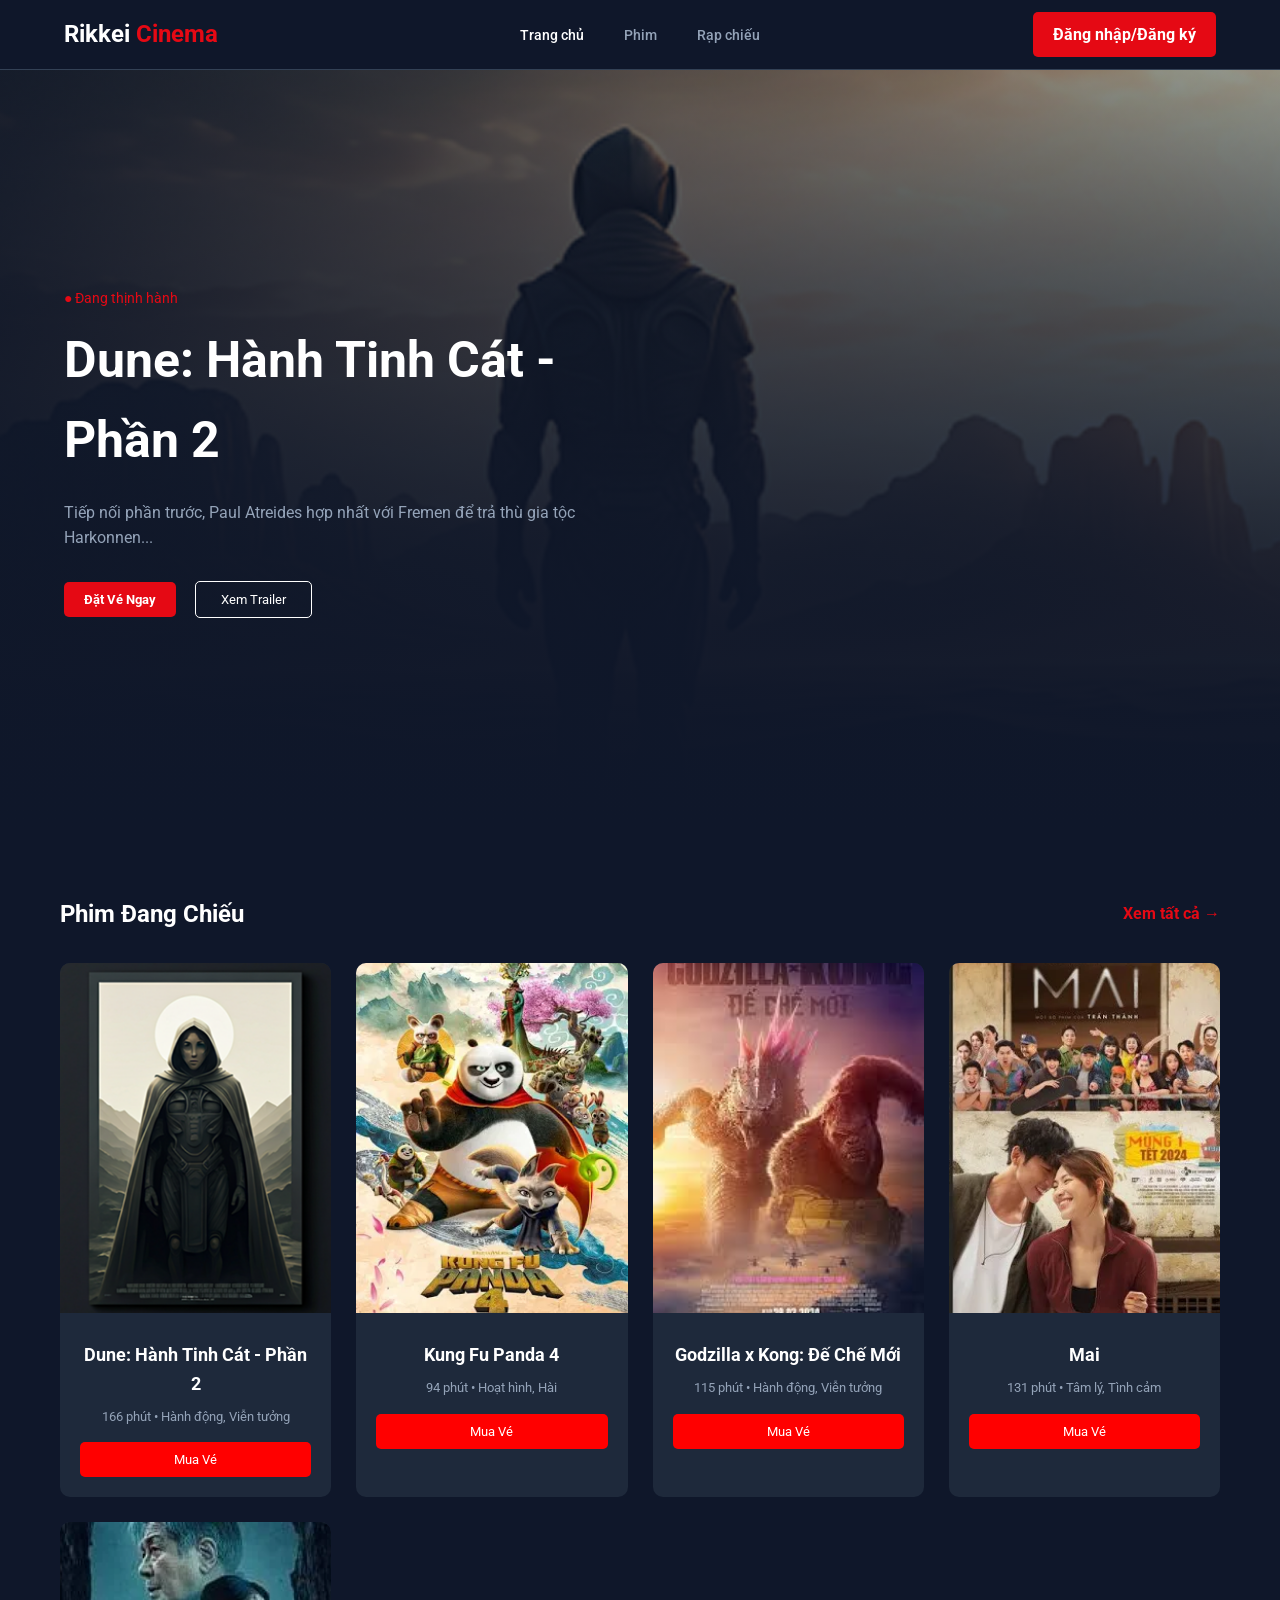
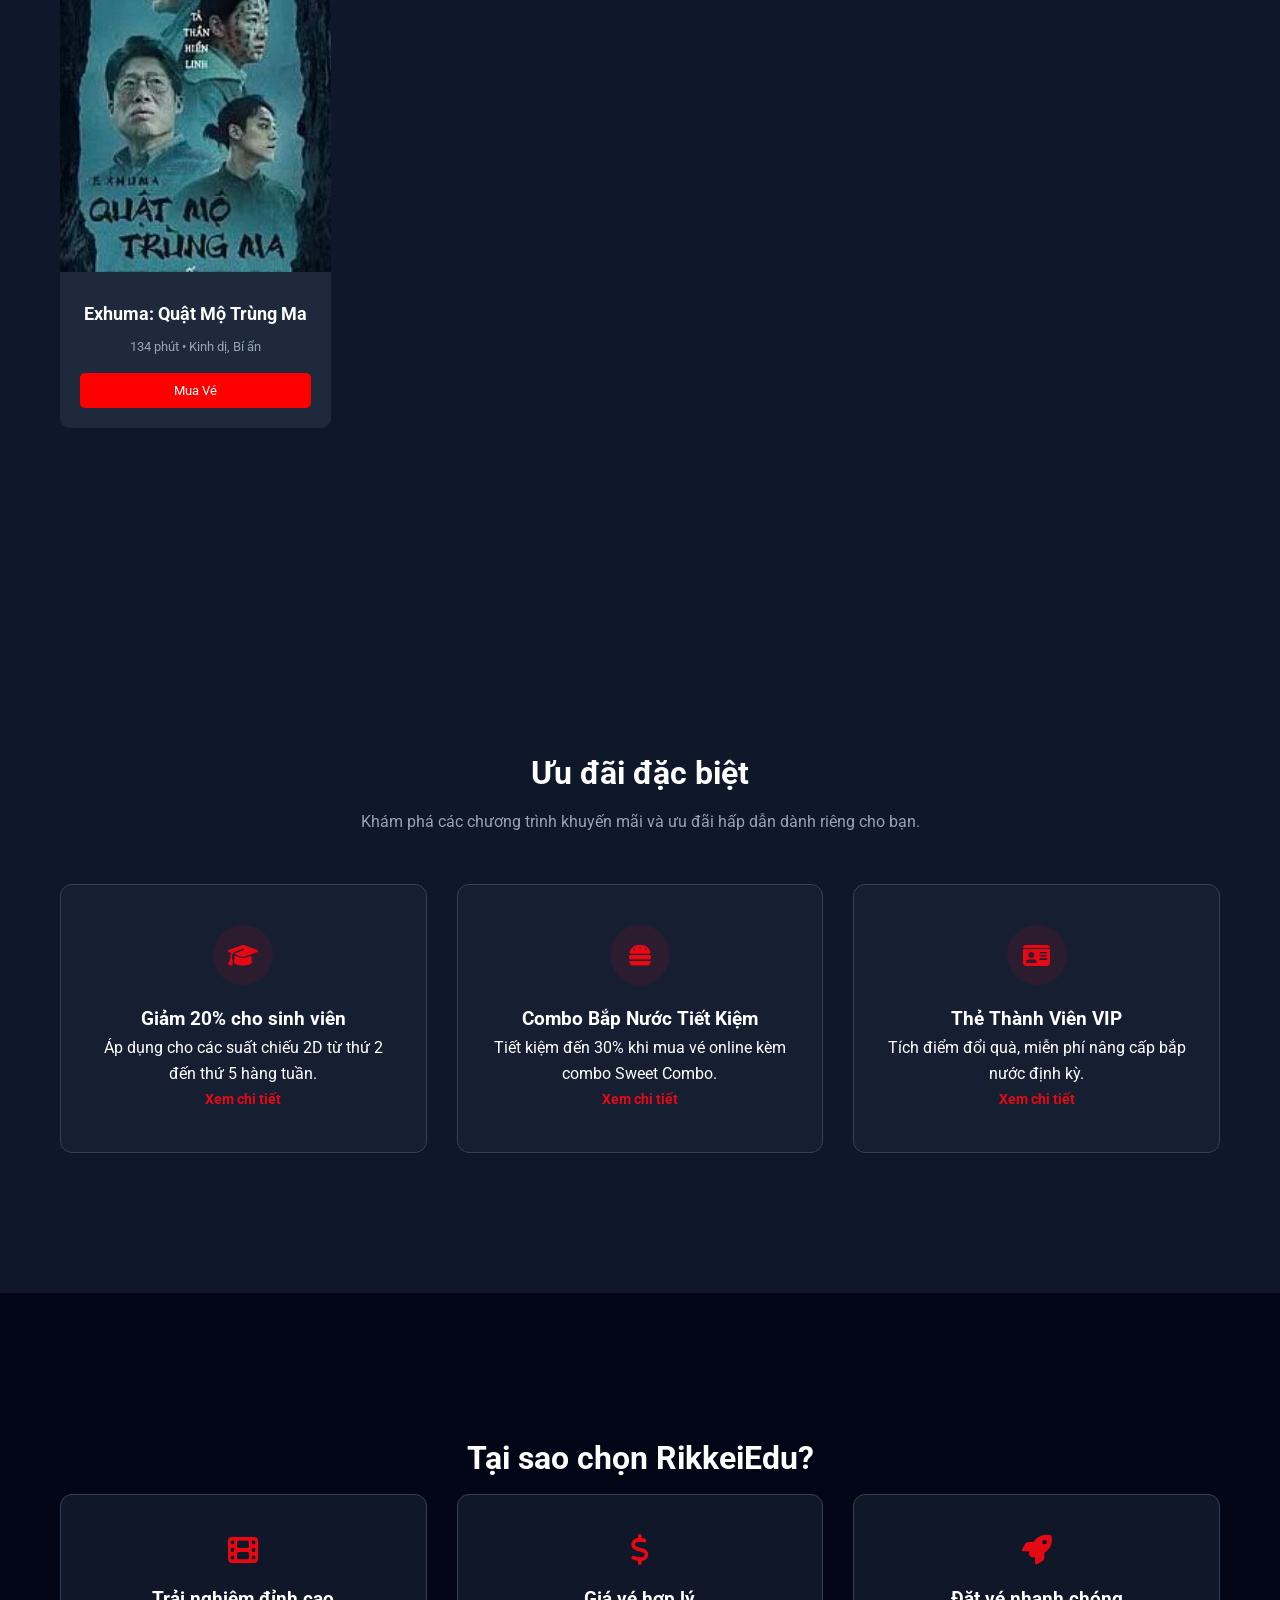
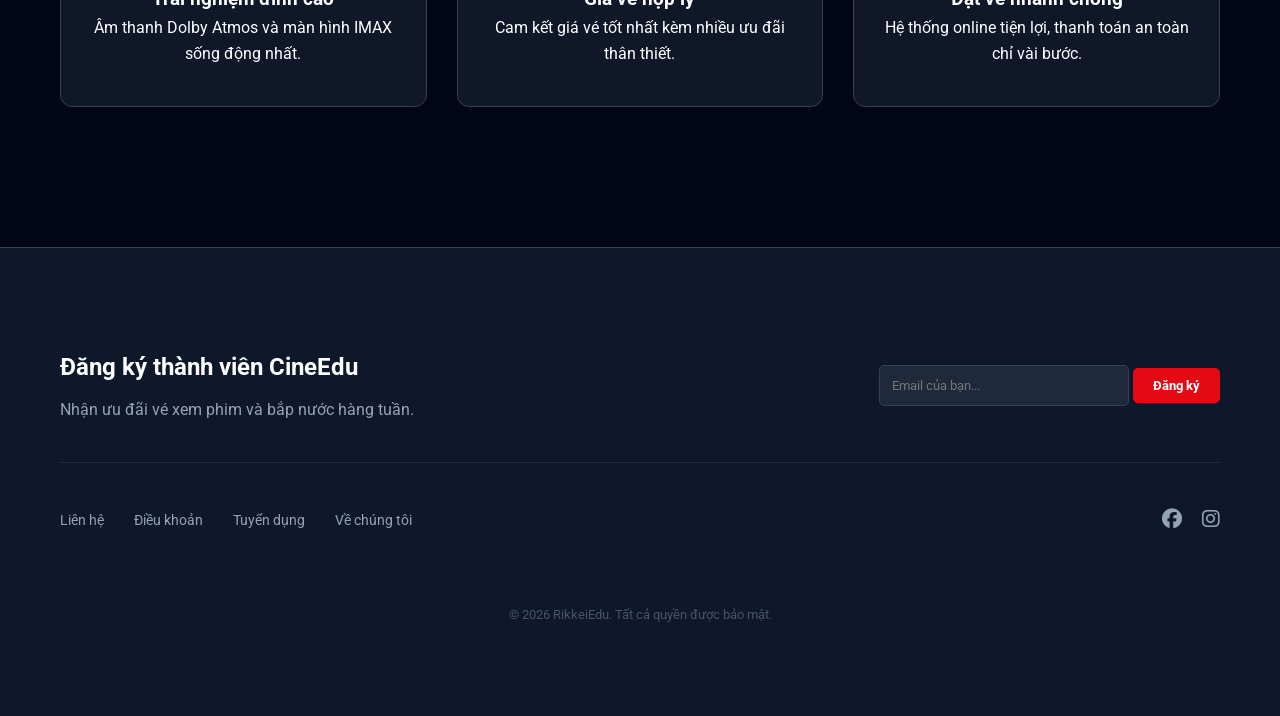
<file: STRUCTURE_FINANCE/pages/index.html>
<!DOCTYPE html>
<html lang="vi">
<head>
    <meta charset="UTF-8">
    <meta name="viewport" content="width=device-width, initial-scale=1.0">
    <title>Rikkei Cinema</title>
    <link href="https://fonts.googleapis.com/css2?family=Roboto:wght@400;500;700&display=swap" rel="stylesheet">
    <link rel="stylesheet" href="https://cdnjs.cloudflare.com/ajax/libs/font-awesome/6.5.1/css/all.min.css">
    <link rel="stylesheet" href="../css/index.css">
</head>
<body>
    <header class="navbar">
        <div class="nav-left">
            <div class="logo">Rikkei <span>Cinema</span></div>
        </div>

        <ul class="nav-center">
            <li><a href="#" class="active">Trang chủ</a></li>
            <li><a href="#">Phim</a></li>
            <li><a href="#">Rạp chiếu</a></li>
        </ul>

        <div class="nav-right">
            <a href="./login.html" class="btn-red">Đăng nhập/Đăng ký</a>
        </div>
    </header>

    <section class="hero-banner" id="heroSection">
        </section>

    <section class="container">
        <div class="header-flex">
            <h2>Phim Đang Chiếu</h2>
            <a href="#" class="red-link">Xem tất cả →</a>
        </div>
        <div class="movie-grid" id="movieGrid">
            </div>
    </section>

    <div id="trailerModal" class="modal">
        <div class="modal-content">
            <span class="close-modal">&times;</span>
            <iframe id="trailerVideo" width="100%" height="450px" src="" frameborder="0" allowfullscreen></iframe>
        </div>
    </div>

    <section class="container"> 
        <!-- <div class="movie-grid">
            <div class="movie-card">
                <img src="../assets/images/DUne.png" alt="phim">
                <div class="info">
                    <h3>Dune</h3>
                    <p>155 phút • Viễn tưởng</p>
                    <button class="btn-buy">Mua Vé</button>
                </div>
            </div>
            <div class="movie-card">
                <img src="../assets/images/The BatMan.png" alt="phim">
                <div class="info">
                    <h3>The Batman</h3>
                    <p>176 phút • Hành động</p>
                    <button class="btn-buy">Mua Vé</button>
                </div>
            </div>
            <div class="movie-card">
                <img src="../assets/images/SpiderMan.png" alt="phim">
                <div class="info">
                    <h3>Spider-Man</h3>
                    <p>148 phút • Phiêu lưu</p>
                    <button class="btn-buy">Mua Vé</button>
                </div>
            </div>
            <div class="movie-card">
                <img src="../assets/images/The Matrix Resurrections.png" alt="phim">
                <div class="info">
                    <h3>The Matrix</h3>
                    <p>148 phút • Hành động</p>
                    <button class="btn-buy">Mua Vé</button>
                </div>
            </div>
        </div> -->
    </section>

    <section class="uu-dai-section">
        <div class="container">
            <h2 class="title-center">Ưu đãi đặc biệt</h2>
            <p class="subtitle-center">Khám phá các chương trình khuyến mãi và ưu đãi hấp dẫn dành riêng cho bạn.</p>
            
            <div class="grid-3-cot">
                <div class="card-uu-dai">
                    <div class="icon-tron"><i class="fa-solid fa-graduation-cap"></i></div>
                    <h3>Giảm 20% cho sinh viên</h3>
                    <p>Áp dụng cho các suất chiếu 2D từ thứ 2 đến thứ 5 hàng tuần.</p>
                    <a href="#" class="link-do">Xem chi tiết</a>
                </div>
                <div class="card-uu-dai">
                    <div class="icon-tron"><i class="fa-solid fa-burger"></i></div>
                    <h3>Combo Bắp Nước Tiết Kiệm</h3>
                    <p>Tiết kiệm đến 30% khi mua vé online kèm combo Sweet Combo.</p>
                    <a href="#" class="link-do">Xem chi tiết</a>
                </div>
                <div class="card-uu-dai">
                    <div class="icon-tron"><i class="fa-solid fa-id-card"></i></div>
                    <h3>Thẻ Thành Viên VIP</h3>
                    <p>Tích điểm đổi quà, miễn phí nâng cấp bắp nước định kỳ.</p>
                    <a href="#" class="link-do">Xem chi tiết</a>
                </div>
            </div>
        </div>
    </section>

    <section class="ly-do-section">
        <div class="container">
            <h2 class="title-center">Tại sao chọn RikkeiEdu?</h2>
            <div class="grid-3-cot">
                <div class="card-ly-do">
                    <i class="fa-solid fa-film icon-do"></i>
                    <h3>Trải nghiệm đỉnh cao</h3>
                    <p>Âm thanh Dolby Atmos và màn hình IMAX sống động nhất.</p>
                </div>
                <div class="card-ly-do">
                    <i class="fa-solid fa-dollar-sign icon-do"></i>
                    <h3>Giá vé hợp lý</h3>
                    <p>Cam kết giá vé tốt nhất kèm nhiều ưu đãi thân thiết.</p>
                </div>
                <div class="card-ly-do">
                    <i class="fa-solid fa-rocket icon-do"></i>
                    <h3>Đặt vé nhanh chóng</h3>
                    <p>Hệ thống online tiện lợi, thanh toán an toàn chỉ vài bước.</p>
                </div>
            </div>
        </div>
    </section>

    <footer class="footer">
        <div class="container">
            <div class="footer-flex">
                <div class="news">
                    <h3 style="font-size: 24px; margin-bottom: 10px;">Đăng ký thành viên CineEdu</h3>
                    <p style="color: #94a3b8;">Nhận ưu đãi vé xem phim và bắp nước hàng tuần.</p>
                </div>
                <div class="form">
                    <input type="text" placeholder="Email của bạn...">
                    <button class="btn-red">Đăng ký</button>
                </div>
            </div>

            <hr style="border: 0; border-top: 1px solid #1e293b; margin: 40px 0;">

            <div class="footer-bottom">
                <ul class="footer-links">
                    <li><a href="#">Liên hệ</a></li>
                    <li><a href="#">Điều khoản</a></li>
                    <li><a href="#">Tuyển dụng</a></li>
                    <li><a href="#">Về chúng tôi</a></li>
                </ul>
                <div class="social-icons">
                    <a href="#"><i class="fa-brands fa-facebook"></i></a>
                    <a href="#"><i class="fa-brands fa-instagram"></i></a>
                </div>
            </div>

            <p class="copy">© 2026 RikkeiEdu. Tất cả quyền được bảo mật.</p>
        </div>
    </footer>
    <script src="../js/index.js"></script>
</body>
</html>
</file>
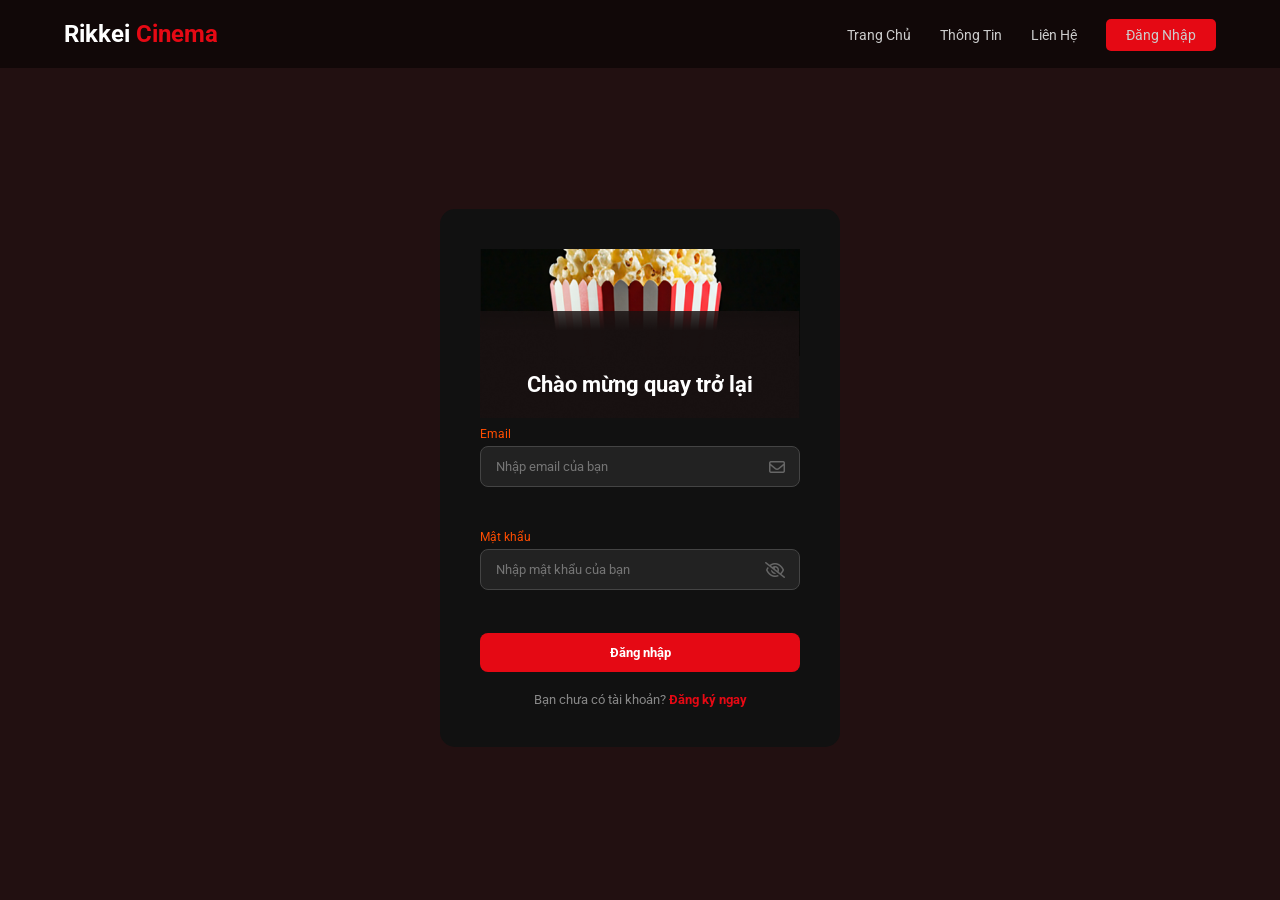
<file: STRUCTURE_FINANCE/pages/login.html>
<!DOCTYPE html>
<html lang="vi">
<head>
    <meta charset="UTF-8">
    <title>Đăng nhập - Rikkei Cinema</title>
    <link href="https://fonts.googleapis.com/css2?family=Roboto:wght@400;700&display=swap" rel="stylesheet">
    <link rel="stylesheet" href="https://cdnjs.cloudflare.com/ajax/libs/font-awesome/6.5.1/css/all.min.css">
    <link rel="stylesheet" href="../css/login.css">
</head>
<body class="login-bg">

    <header class="navbar">
        <div class="logo">Rikkei <span>Cinema</span></div>
        <div class="nav-menu">
            <a href="index.html">Trang Chủ</a>
            <a href="#">Thông Tin</a>
            <a href="#">Liên Hệ</a>
            <a href="./login.html" class="btn-login-nav">Đăng Nhập</a>
        </div>
    </header>

    <div class="login-container">
        <div class="login-card">
            <img src="../assets/images/Background (1).png" alt="popcorn" class="popcorn">
            
            <h2>Chào mừng quay trở lại</h2>

            <form id="loginForm">
                <div class="input-group">
                    <label>Email</label>
                    <div class="input-box">
                        <input type="email" id="loginEmail" placeholder="Nhập email của bạn">
                        <i class="fa-regular fa-envelope"></i>
                    </div>
                    <span class="error-msg" id="emailError"></span>
                </div>

                <div class="input-group">
                    <label>Mật khẩu</label>
                    <div class="input-box">
                        <input type="password" id="loginPassword" placeholder="Nhập mật khẩu của bạn">
                        <i class="fa-regular fa-eye-slash toggle-password" data-target="loginPassword"></i>
                    </div>
                    <span class="error-msg" id="passwordError"></span>
                </div>
                <button type="submit" class="btn-submit">Đăng nhập</button>
            </form>

            <p class="footer-text">Bạn chưa có tài khoản? <a href="./register.html">Đăng ký ngay</a></p>
        </div>
    </div>
    <script src="../js/login.js"></script>
</body>
</html>
</file>
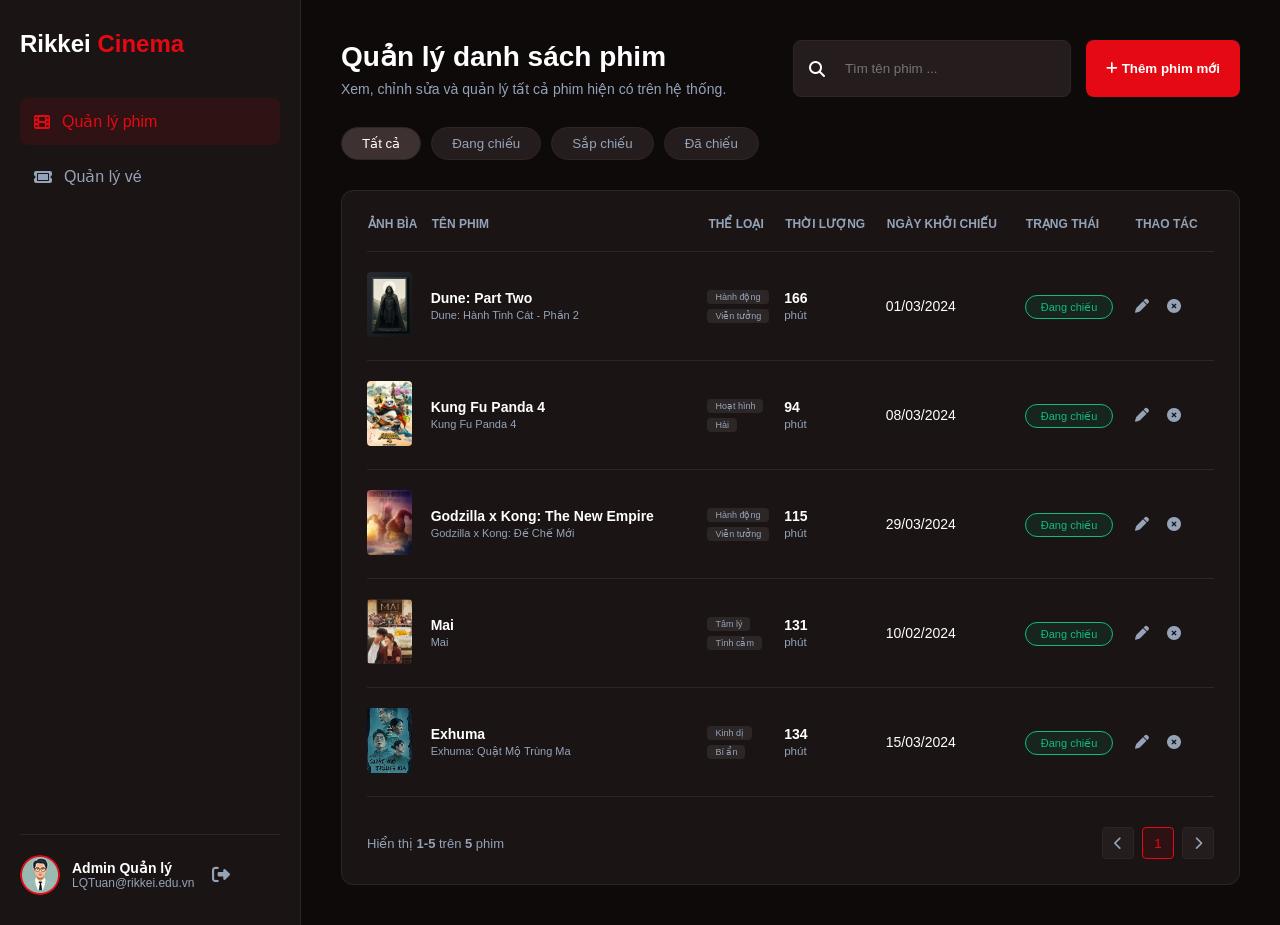
<file: STRUCTURE_FINANCE/pages/manager.html>
<!DOCTYPE html>
<html lang="vi">
<head>
    <meta charset="UTF-8">
    <meta name="viewport" content="width=device-width, initial-scale=1.0">
    <title>Quản lý Phim - Rikkei Cinema</title>
    <link rel="stylesheet" href="../css/manager.css">
    <link rel="stylesheet" href="https://cdnjs.cloudflare.com/ajax/libs/font-awesome/6.5.1/css/all.min.css">
</head>
<body>
    <div class="admin-container">
        <aside class="sidebar">
            <div class="logo">Rikkei <span>Cinema</span></div>
            <nav class="nav-menu">
                <a href="./manager.html" class="active"><i class="fa-solid fa-film"></i> Quản lý phim</a>
                <a href="./ticket.html"><i class="fa-solid fa-ticket"></i> Quản lý vé</a>
            </nav>
            
            <div class="admin-profile">
                <img src="../assets/images/Image+Border.png" alt="Avatar" onerror="this.src='https://ui-avatars.com/api/?name=Admin'">
                <div class="profile-info">
                    <p class="name">Admin Quản lý</p>
                    <p class="email">LQTuan@rikkei.edu.vn</p>
                </div>
                <button class="logout-btn" title="Đăng xuất"><i class="fa-solid fa-right-from-bracket"></i></button>
            </div>
        </aside>

        <main class="main-content">
            <header class="main-header">
                <div class="header-text">
                    <h1>Quản lý danh sách phim</h1>
                    <p>Xem, chỉnh sửa và quản lý tất cả phim hiện có trên hệ thống.</p>
                </div>
                <div class="header-actions">
                    <div class="search-bar">
                        <i class="fa-solid fa-magnifying-glass"></i>
                        <input type="text" id="searchInput" placeholder="Tìm tên phim ...">
                    </div>
                    <button class="add-movie-btn" id="openModalBtn">
                        <i class="fa-solid fa-plus"></i> Thêm phim mới
                    </button>
                </div>
            </header>

            <div class="filter-section" id="filterContainer">
                <button class="filter-tab active" data-status="all">Tất cả</button>
                <button class="filter-tab" data-status="1">Đang chiếu</button>
                <button class="filter-tab" data-status="2">Sắp chiếu</button>
                <button class="filter-tab" data-status="0">Đã chiếu</button>
            </div>

            <div class="data-card">
                <table class="movie-table">
                    <thead>
                        <tr>
                            <th>ẢNH BÌA</th>
                            <th>TÊN PHIM</th>
                            <th>THỂ LOẠI</th>
                            <th>THỜI LƯỢNG</th>
                            <th>NGÀY KHỞI CHIẾU</th>
                            <th>TRẠNG THÁI</th>
                            <th>THAO TÁC</th>
                        </tr>
                    </thead>
                    <tbody id="movieTableBody">
                        </tbody>
                </table>

                <div class="pagination" id="paginationContainer">
                    </div>
            </div>
        </main>
    </div>

    <div id="addMovieModal" class="modal">
        <div class="modal-content">
            <div class="modal-header">
                <h3>Thêm phim mới</h3>
                <span class="close-modal" id="close-modal">&times;</span>
            </div>
            <form id="addMovieForm">
                <div class="form-grid">
                    <div class="form-group">
                        <label>Tên phim (Gốc)</label>
                        <input type="text" id="movieTitle" placeholder="VD: Dune: Part Two">
                        <small id="movieTitleErr" class="error-msg"></small>
                    </div>
                    <div class="form-group">
                    <label>Thể loại</label>
                        <select id="movieGenres">
                            <option value="default">-- Chọn thể loại --</option>
                            <option value="Hành động">Hành động</option>
                            <option value="Viễn tưởng">Viễn tưởng</option>
                            <option value="Kinh dị">Kinh dị</option>
                            <option value="Hoạt hình">Hoạt hình</option>
                            <option value="Hài">Hài</option>
                            <option value="Tâm lý">Tâm lý</option>
                            <option value="Tình cảm">Tình cảm</option>
                        </select>
                        <small id="movieGenresErr" class="error-msg"></small>
                    </div>
                    <div class="form-group">
                        <label>Thời lượng (phút)</label>
                        <input type="number" id="movieDuration">
                        <small id="movieDurationErr" class="error-msg"></small>
                    </div>
                    <div class="form-group">
                        <label>Ngày khởi chiếu</label>
                        <input type="date" id="movieDate">
                        <small id="movieDateErr" class="error-msg"></small>
                    </div>
                    <div class="form-group">
                        <label>Trạng thái</label>
                        <select id="movieStatus">
                            <option value="default">-- Chọn trạng thái --</option>
                            <option value="1">Đang chiếu</option>
                            <option value="2">Sắp chiếu</option>
                            <option value="0">Đã chiếu</option>
                        </select>
                        <small id="movieStatusErr" class="error-msg"></small>
                    </div>
                    <div class="form-group">
                        <label>Giá vé (VNĐ)</label>
                        <input type="number" id="moviePrice">
                        <small id="moviePriceErr" class="error-msg"></small> 
                    </div>
                </div>
                <div class="form-group full-width">
                    <label>URL Poster</label>
                    <input type="text" id="moviePoster" placeholder="../assets/images/...">
                    <small id="moviePosterErr" class="error-msg"></small>
                </div>
                <div class="form-group full-width">
                    <label>Mô tả ngắn</label>
                    <textarea id="movieDesc" rows="3"></textarea>
                    <small id="movieDescErr" class="error-msg"></small>
                </div>
                <div class="modal-footer">
                    <button type="button" class="btn-cancel" id="cancelBtn">Hủy</button>
                    <button type="submit" class="btn-save">Lưu phim</button>
                </div>
            </form>
        </div>
    </div>

    <div id="editMovieModal" class="modal">
        <div class="modal-content">
            <div class="modal-header">
                <h3>Chỉnh sửa phim</h3>
                <span class="close-edit-modal" id="close-edit-modal">&times;</span>
            </div>
            <form id="editMovieForm">
                <input type="hidden" id="editMovieId">
                <div class="form-grid">
                    <div class="form-group">
                        <label>Tên phim</label>
                        <input type="text" id="editMovieTitle">
                        <small id="editMovieTitleErr" class="error-msg"></small>
                    </div>
                    <div class="form-group">
                    <label>Thể loại</label>
                        <select id="editMovieGenres">
                            <option value="default">-- Chọn thể loại --</option>
                            <option value="Hành động">Hành động</option>
                            <option value="Viễn tưởng">Viễn tưởng</option>
                            <option value="Kinh dị">Kinh dị</option>
                            <option value="Hoạt hình">Hoạt hình</option>
                            <option value="Hài">Hài</option>
                            <option value="Tâm lý">Tâm lý</option>
                            <option value="Tình cảm">Tình cảm</option>
                        </select>
                        <small id="editMovieGenresErr" class="error-msg"></small>
                    </div>
                    <div class="form-group">
                        <label>Thời lượng</label>
                        <input type="number" id="editMovieDuration">
                        <small id="editMovieDurationErr" class="error-msg"></small>
                    </div>
                    <div class="form-group">
                        <label>Ngày chiếu (DD/MM/YYYY)</label>
                        <input type="text" id="editMovieDate">
                        <small id="editMovieDateErr" class="error-msg"></small>
                    </div>
                    <div class="form-group">
                        <label>Trạng thái</label>
                        <select id="editMovieStatus">
                            <option value="default">-- Chọn trạng thái --</option>
                            <option value="1">Đang chiếu</option>
                            <option value="2">Sắp chiếu</option>
                            <option value="0">Đã chiếu</option>
                        </select>
                        <small id="editMovieStatusErr" class="error-msg"></small>
                    </div>
                    <div class="form-group">
                        <label>Giá vé</label>
                        <input type="number" id="editMoviePrice">
                        <small id="editMoviePriceErr" class="error-msg"></small>
                    </div>
                </div>
                <div class="form-group">
                    <label>URL Poster</label>
                    <input type="text" id="editMoviePoster">
                    <small id="editMoviePosterErr" class="error-msg"></small>
                </div>
                <div class="form-group">
                    <label>Mô tả</label>
                    <textarea id="editMovieDesc" rows="3"></textarea>
                    <small id="editMovieDescErr" class="error-msg"></small>
                </div>
                <div class="modal-footer">
                    <button type="button" id="closeEditBtn" class="btn-cancel">Hủy</button>
                    <button type="submit" class="btn-save">Cập nhật</button>
                </div>
            </form>
        </div>
    </div>

    <div id="deleteModal" class="modal">
        <div class="modal-content delete-modal-content">
            <div class="delete-icon">
                <i class="fa-solid fa-triangle-exclamation"></i>
            </div>
            <h2>Xác nhận xóa phim</h2>
            <p>Bạn có chắc chắn muốn xóa phim <strong id="deleteMovieName">"Tên phim"</strong> không? Hành động này không thể hoàn tác.</p>
            <div class="form-footer">
                <button type="button" class="btn-cancel" id="closeDeleteBtn">Hủy</button>
                <button type="button" class="btn-submit-form btn-delete-now" id="confirmDeleteBtn">Xóa ngay</button>
            </div>
        </div>
    </div>

    <script src="../js/manager.js"></script>
</body>
</html>
</file>
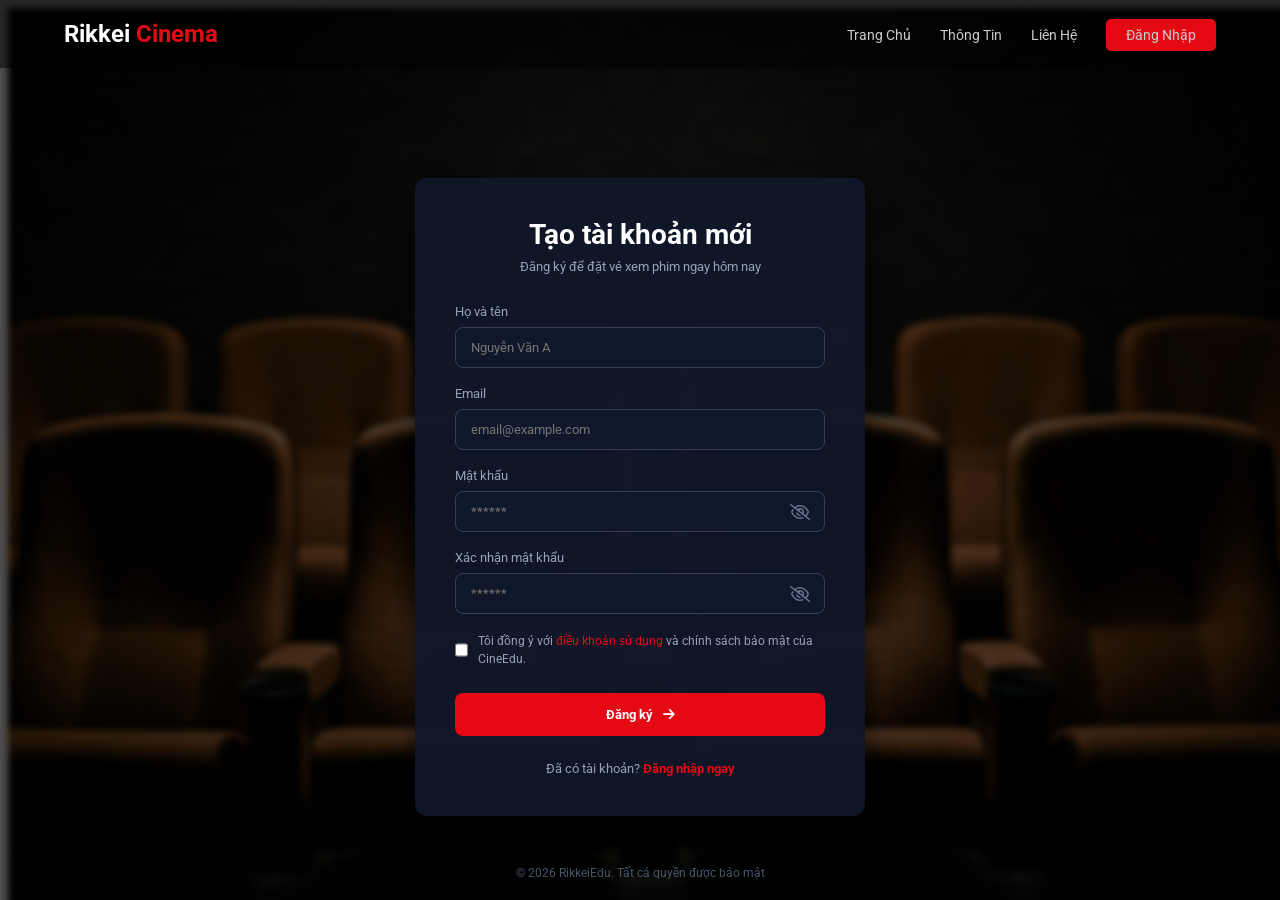
<file: STRUCTURE_FINANCE/pages/register.html>
<!DOCTYPE html>
<html lang="vi">
<head>
    <meta charset="UTF-8">
    <title>Tạo tài khoản mới - Rikkei Cinema</title>
    <link href="https://fonts.googleapis.com/css2?family=Roboto:wght@400;700&display=swap" rel="stylesheet">
    <link rel="stylesheet" href="https://cdnjs.cloudflare.com/ajax/libs/font-awesome/6.5.1/css/all.min.css">
    <link rel="stylesheet" href="../css/register.css">
</head>
<body class="register-page">

    <header class="navbar">
        <div class="logo">Rikkei <span>Cinema</span></div>
        <div class="nav-menu">
            <a href="index.html">Trang Chủ</a>
            <a href="#">Thông Tin</a>
            <a href="#">Liên Hệ</a>
            <a href="./login.html" class="btn-login-nav">Đăng Nhập</a>
        </div>
    </header>

    <div class="register-container">
        <div class="register-card">
    <h2>Tạo tài khoản mới</h2>
    <p class="subtitle">Đăng ký để đặt vé xem phim ngay hôm nay</p>

    <form id="registerForm">
        <div class="input-group">
            <label>Họ và tên</label>
            <input type="text" id="fullname" placeholder="Nguyễn Văn A">
            <span class="error-msg" id="nameError"></span>
        </div>

        <div class="input-group">
            <label>Email</label>
            <input type="text" id="email" placeholder="email@example.com">
            <span class="error-msg" id="emailError"></span>
        </div>

        <div class="input-group">
            <label>Mật khẩu</label>
            <div class="input-wrapper">
                <input type="password" id="password" placeholder="******">
                <i class="fa-regular fa-eye-slash toggle-password" data-target="password"></i>
            </div>
            <span class="error-msg" id="passwordError"></span>
        </div>

        <div class="input-group">
            <label>Xác nhận mật khẩu</label>
            <div class="input-wrapper">
                <input type="password" id="confirmPassword" placeholder="******">
                <i class="fa-regular fa-eye-slash toggle-password" data-target="confirmPassword"></i>
            </div>
            <span class="error-msg" id="confirmError"></span>
        </div>

        <div class="terms">
            <input type="checkbox" id="agreeTerms">
            <label for="agreeTerms">Tôi đồng ý với <a href="#">điều khoản sử dụng</a> và chính sách bảo mật của CineEdu.</label>
            <span class="error-msg" id="agreeTermsError"></span>
        </div>

        <button type="submit" class="btn-submit">Đăng ký <i class="fa-solid fa-arrow-right"></i></button>
    </form>

        <p class="footer-text">Đã có tài khoản? <a href="login.html">Đăng nhập ngay</a></p>
        </div>
    </div>

    <footer class="footer-copyright">
        © 2026 RikkeiEdu. Tất cả quyền được bảo mật
    </footer>
    <script src="../js/register.js"></script>
</body>
</html>
</file>
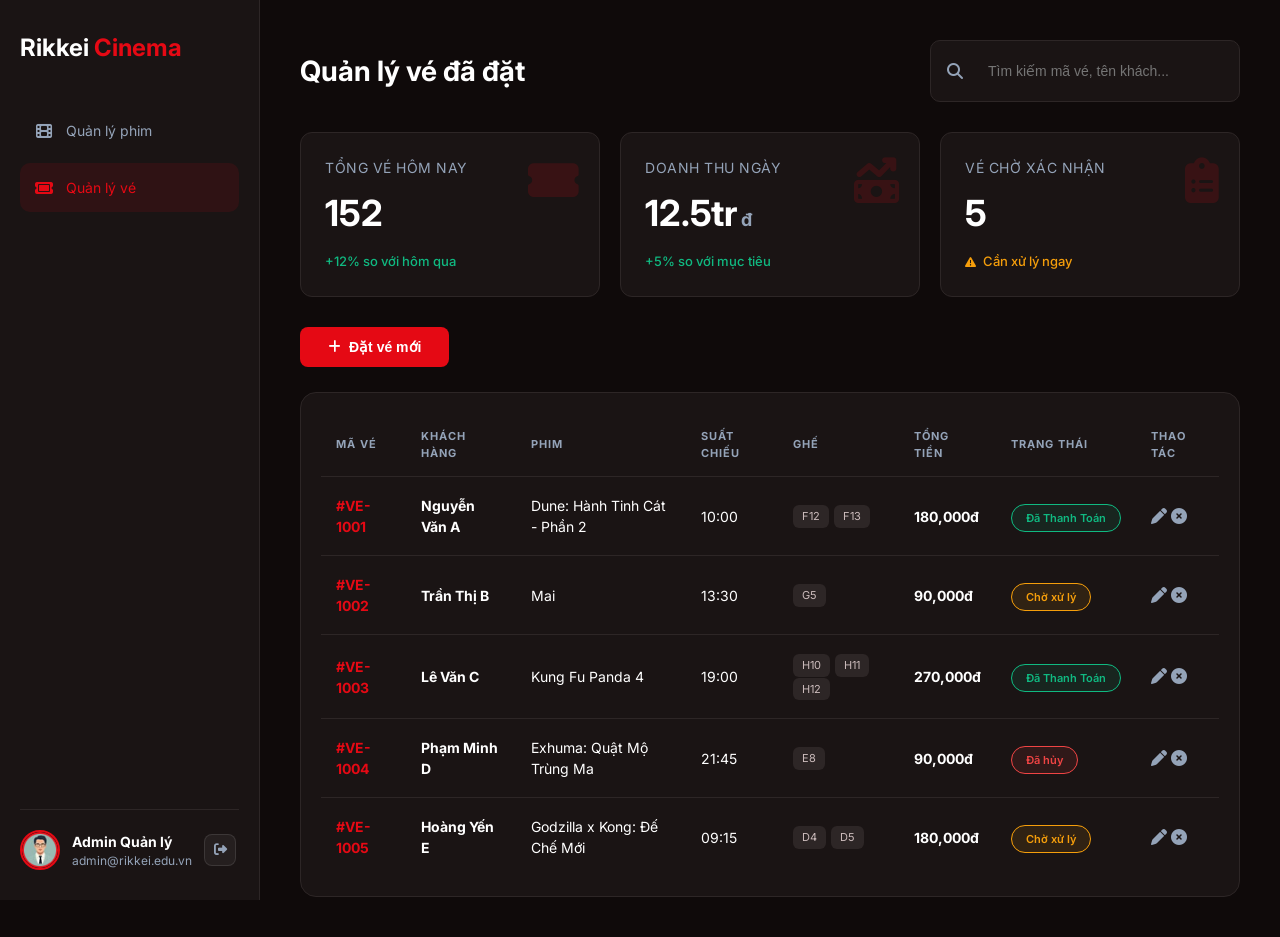
<file: STRUCTURE_FINANCE/pages/ticket.html>
<!DOCTYPE html>
<html lang="vi">
<head>
    <meta charset="UTF-8">
    <meta name="viewport" content="width=device-width, initial-scale=1.0">
    <title>Quản lý vé - Rikkei Cinema</title>
    <link rel="stylesheet" href="../css/ticket.css">
    <link rel="stylesheet" href="https://cdnjs.cloudflare.com/ajax/libs/font-awesome/6.5.1/css/all.min.css">
    <link href="https://fonts.googleapis.com/css2?family=Inter:wght@400;600;700&display=swap" rel="stylesheet">
</head>
<body>
    <div class="admin-container">
        <aside class="sidebar">
            <div class="logo">Rikkei <span>Cinema</span></div>
            <nav class="nav-menu">
                <a href="./manager.html"><i class="fa-solid fa-film"></i> Quản lý phim</a>
                <a href="./ticket.html" class="active"><i class="fa-solid fa-ticket"></i> Quản lý vé</a>
            </nav>
            <div class="admin-profile">
                <div class="profile-main">
                    <img src="../assets/images/Image+Border.png" alt="Avatar" id="adminAvatar">
                    <div class="profile-info">
                        <p class="name" id="adminName">Admin Quản lý</p>
                        <p class="email" id="adminEmail">admin@rikkei.edu.vn</p>
                    </div>
                </div>
                <button class="logout-btn" title="Đăng xuất"><i class="fa-solid fa-right-from-bracket"></i></button>
            </div>
        </aside>

        <main class="main-content">
            <header class="main-header">
                <h1>Quản lý vé đã đặt</h1>
                <div class="search-bar">
                    <i class="fa-solid fa-magnifying-glass"></i>
                    <input type="text" id="ticketSearch" placeholder="Tìm kiếm mã vé, tên khách...">
                </div>
            </header>

            <div class="stats-grid">
                <div class="stat-card">
                    <div class="stat-content">
                        <p>Tổng vé hôm nay</p>
                        <h2>152</h2>
                        <span class="trend up">+12% so với hôm qua</span>
                    </div>
                    <i class="fa-solid fa-ticket-simple icon-bg"></i>
                </div>

                <div class="stat-card">
                    <div class="stat-content">
                        <p>Doanh thu ngày</p>
                        <h2>12.5tr<span>đ</span></h2>
                        <span class="trend up">+5% so với mục tiêu</span>
                    </div>
                    <i class="fa-solid fa-money-bill-trend-up icon-bg"></i>
                </div>

                <div class="stat-card">
                    <div class="stat-content">
                        <p>Vé chờ xác nhận</p>
                        <h2>5</h2>
                        <span class="trend alert"><i class="fa-solid fa-triangle-exclamation"></i> Cần xử lý ngay</span>
                    </div>
                    <i class="fa-solid fa-clipboard-list icon-bg"></i>
                </div>
            </div>

            <div class="action-bar">
                <button class="btn-add-ticket"><i class="fa-solid fa-plus"></i> Đặt vé mới</button>
            </div>

            <div class="table-container">
                <table class="ticket-table">
                    <thead>
                        <tr>
                            <th>MÃ VÉ</th>
                            <th>KHÁCH HÀNG</th>
                            <th>PHIM</th>
                            <th>SUẤT CHIẾU</th>
                            <th>GHẾ</th>
                            <th>TỔNG TIỀN</th>
                            <th>TRẠNG THÁI</th>
                            <th>THAO TÁC</th>
                        </tr>
                    </thead>
                    <tbody id="ticketTableBody"></tbody>
                </table>
            </div>
        </main>
    </div>

    <div id="addTicketModal" class="modal">
        <div class="modal-content ticket-modal js-modal-container">
            <div class="modal-header">
                <h3>Thêm Mới Đặt Vé</h3>
                <span class="close-modal">&times;</span>
            </div>
            <form id="addTicketForm">
                <div class="form-group full-width">
                    <label>Tên khách hàng</label>
                    <input type="text" id="addCustName" placeholder="Nhập tên khách hàng..." required>
                </div>
                <div class="form-grid">
                    <div class="form-group">
                        <label>Chọn phim</label>
                        <select id="addMovieSelect" required>
                            <option value="Dune 2">Dune: Hành Tinh Cát 2</option>
                            <option value="Mai">Mai</option>
                        </select>
                    </div>
                    <div class="form-group">
                        <label>Suất chiếu</label>
                        <select id="addShowtimeSelect" required>
                            <option value="19:30">19:30</option>
                            <option value="21:00">21:00</option>
                        </select>
                    </div>
                </div>
                <div class="form-group full-width">
                    <label>Chọn ghế (cách nhau dấu phẩy)</label>
                    <input type="text" id="addSeats" placeholder="F5, F6" required>
                </div>
                <div class="total-box">
                    <div class="total-info">
                        <p id="addSeatCount">Tổng số ghế: 0</p>
                        <h2 id="addTotalAmount">0 đ</h2>
                    </div>
                </div>
                <div class="modal-footer">
                    <button type="button" class="btn-cancel">Hủy</button>
                    <button type="submit" class="red-btn">Xác nhận đặt vé</button>
                </div>
            </form>
        </div>
    </div>

    <div id="editTicketModal" class="modal">
        <div class="modal-content ticket-modal js-modal-container">
            <div class="modal-header">
                <div class="header-title">
                    <h3>Cập Nhật Thông Tin Vé</h3>
                    <p id="editTicketCode">Mã vé: #VE-0000</p>
                </div>
                <span class="close-modal">&times;</span>
            </div>
            <form id="editTicketForm">
                <input type="hidden" id="editTicketId">
                <div class="form-group full-width">
                    <label>Khách hàng</label>
                    <input type="text" id="editCustName" disabled>
                </div>
                <div class="form-grid">
                    <div class="form-group">
                        <label>Phim</label>
                        <select id="editMovieSelect">
                            <option value="Dune 2">Dune 2</option>
                            <option value="Mai">Mai</option>
                        </select>
                    </div>
                    <div class="form-group">
                        <label>Suất chiếu</label>
                        <select id="editShowtimeSelect">
                            <option value="19:30">19:30</option>
                            <option value="21:00">21:00</option>
                        </select>
                    </div>
                </div>
                <div class="form-group full-width">
                    <label>Vị trí ghế</label>
                    <input type="text" id="editSeats" required>
                </div>
                <div class="total-box">
                    <div class="total-info">
                        <p id="editSeatCount">Tổng số ghế: 0</p>
                        <h2 id="editTotalAmount">0đ</h2>
                    </div>
                </div>
                <div class="modal-footer">
                    <button type="button" class="btn-cancel">Hủy</button>
                    <button type="submit" class="red-btn">Lưu thay đổi</button>
                </div>
            </form>
        </div>
    </div>
    <div id="deleteTicketModal" class="modal">
        <div class="modal-content delete-modal-content">
            <div class="delete-icon">
                <i class="fa-solid fa-triangle-exclamation"></i>
            </div>
            <h2>Xác nhận xóa vé</h2>
            <p>Dương có chắc chắn muốn xóa vé <strong id="deleteTicketCodeText">#VE-000</strong> không? Hành động này không thể hoàn tác.</p>
            <input type="hidden" id="deleteTicketId">
            <div class="modal-footer">
                <button type="button" class="btn-cancel" id="closeDeleteBtn">Hủy</button>
                <button type="button" class="btn-save red-btn" id="confirmDeleteBtn">Xóa ngay</button>
            </div>
        </div>
    </div>
    <script src="../js/ticket.js"></script>
</body>
</html>
</file>
<file: STRUCTURE_FINANCE/css/index.css>
* {
    margin: 0;
    padding: 0;
    box-sizing: border-box;
    font-family: 'Roboto', sans-serif;
}

body {
    background-color: #0f172a;
    color: #ffffff;
    line-height: 1.6;
}

.container {
    max-width: 1200px;
    margin: 0 auto;
    padding: 60px 20px;
}
.navbar {
    position: fixed;
    top: 0;
    left: 0;
    width: 100%;
    height: 70px;
    background-color: #0f172a;
    z-index: 1000;
    display: flex;
    align-items: center;
    padding: 0 5%;
    border-bottom: 1px solid #334155;
}

.nav-left, .nav-right { 
    flex: 1; 
    display: flex; 
    align-items: center; 
}
.nav-right { 
    justify-content: flex-end; 
}

.nav-center {
    flex: 2;
    display: flex;
    justify-content: center;
    gap: 40px;
    list-style: none;
}

.nav-center a {
    text-decoration: none;
    color: #94a3b8;
    font-size: 14px;
    font-weight: 500;
    transition: 0.3s;
}

.nav-center a.active, .nav-center a:hover {
     color: white; 
}

.logo { 
    font-size: 24px; 
    font-weight: bold; 
}
.logo span { 
    color: #e50914; 
}

.btn-red {
    background-color: #e50914;
    color: white;
    border: none;
    padding: 10px 20px;
    border-radius: 5px;
    font-weight: bold;
    cursor: pointer;
    text-decoration: none; 
    display: inline-block; 
}

.btn-outline {
    background: transparent;
    color: white;
    border: 1px solid white;
    padding: 10px 25px;
    border-radius: 5px;
    margin-left: 15px;
    cursor: pointer;
}
.hero-banner {
    margin-top: 70px;
    height: 85vh;
    background-image: linear-gradient(rgba(15,23,42,0.4), #0f172a), 
                      url('../assets/images/Background.png');
    background-size: cover;
    background-position: center;
    display: flex;
    align-items: center;
}

.hero-content {
    padding-left: 5%;
    max-width: 600px;
}

.status { 
    color: #e50914; 
    font-size: 14px; 
    display: block; 
    margin-bottom: 10px; 
}
.hero-content h1 { 
    font-size: 50px; 
    margin-bottom: 20px; 
}
.hero-content p { 
    color: #94a3b8; 
    margin-bottom: 30px; 
}
.header-flex {
    display: flex;
    justify-content: space-between;
    align-items: center;
    margin-bottom: 30px;
}

.red-link { 
    color: #e50914; 
    text-decoration: none; 
    font-weight: bold; 
}

.movie-grid {
    display: grid;
    grid-template-columns: repeat(4, 1fr);
    gap: 25px;
}

.movie-card {
    background-color: #1e293b;
    border-radius: 10px;
    overflow: hidden;
    transition: 0.3s;
    text-align: center;
}

.movie-card:hover { 
    transform: translateY(-10px); 
}
.movie-card img { 
    width: 100%; 
    height: 350px; 
    object-fit: cover; 
}
.info { 
    padding: 20px; 
}
.info h3 { 
    font-size: 18px; 
    margin-bottom: 8px; 
}
.info p { 
    color: #94a3b8; 
    font-size: 13px; 
    margin-bottom: 15px; 
}
.btn-buy {
    width: 100%;
    padding: 10px;
    background: #334155;
    color: white;
    border: none;
    border-radius: 5px;
    cursor: pointer;
    background-color: red;
}
.movie-card:hover .btn-buy { 
    background: #e50914; 
}
.uu-dai-section { 
    background-color: #0f172a; 
    padding: 80px 0; 
}
.ly-do-section { 
    background-color: #020617; 
    padding: 80px 0; 
}

.title-center { 
    text-align: center; 
    font-size: 32px; 
    margin-bottom: 10px; 
}
.subtitle-center { 
    text-align: center; 
    color: #94a3b8; 
    margin-bottom: 50px; 
}

.grid-3-cot {
    display: grid;
    grid-template-columns: repeat(3, 1fr);
    gap: 30px;
}

.card-uu-dai, .card-ly-do {
    background-color: rgba(30, 41, 59, 0.5);
    border: 1px solid #334155;
    padding: 40px 30px;
    border-radius: 12px;
    text-align: center;
    transition: 0.3s;
}

.card-uu-dai:hover { 
    border-color: #e50914; 
}

.icon-tron {
    width: 60px; height: 60px;
    background-color: rgba(229, 9, 20, 0.1);
    color: #e50914;
    border-radius: 50%;
    display: flex; align-items: center; 
    justify-content: center;
    margin: 0 auto 20px;
    font-size: 24px;
}

.icon-do { 
    color: #e50914; 
    font-size: 30px; 
    margin-bottom: 20px; 
    display: block; 
}
.link-do { 
    color: #e50914; 
    text-decoration: none; 
    font-weight: bold; 
    font-size: 14px; 
}

.footer { 
    border-top: 1px solid #334155; 
    padding-top: 40px; 
}
.footer-flex { 
    display: flex; 
    justify-content: space-between; 
    align-items: center; 
}
.form input {
    background: #1e293b;
    border: 1px solid #334155;
    padding: 12px; color: white;
    width: 250px; border-radius: 5px;
}
.copy { 
    text-align: center; 
    color: #475569; 
    font-size: 12px; 
    margin-top: 40px; 
    padding-bottom: 20px; 
}
.modal {
    display: none; 
    position: fixed; 
    z-index: 2000;
    left: 0; 
    top: 0; 
    width: 100%; 
    height: 100%;
    background-color: rgba(0,0,0,0.9);
    justify-content: center; 
    align-items: center;
}
.modal-content {
    position: relative; 
    width: 80%; 
    max-width: 800px;
}
.close-modal {
    position: absolute; 
    right: -30px; 
    top: -30px;
    color: white; 
    font-size: 35px; 
    cursor: pointer;
}
.footer-bottom {
    display: flex;
    justify-content: space-between;
    align-items: center;
    padding-bottom: 20px;
}

.footer-links {
    list-style: none;
    display: flex;
    gap: 30px;
}

.footer-links a {
    text-decoration: none;
    color: #94a3b8;
    font-size: 14px;
    transition: 0.3s;
}

.footer-links a:hover {
    color: white;
}

.social-icons {
    display: flex;
    gap: 20px;
    font-size: 20px;
}

.social-icons a {
    color: #94a3b8;
    transition: 0.3s;
}

.social-icons a:hover {
    color: white;
}

.copy {
    text-align: center;
    color: #475569;
    font-size: 13px;
    margin-top: 50px;
    padding-bottom: 30px;
}
</file>
<file: STRUCTURE_FINANCE/css/login.css>
* { 
    margin: 0; 
    padding: 0; 
    box-sizing: border-box; 
    font-family: 'Roboto', sans-serif; 
}
body.login-bg {
    background-color: #221011;
    background-position: center;
    height: 100vh;
    color: white;
}
.navbar {
    display: flex;
    justify-content: space-between;
    align-items: center;
    padding: 20px 5%;
    background: rgba(0,0,0,0.5);
}
.logo { 
    font-size: 24px; 
    font-weight: bold; 
}
.logo span { 
    color: #e50914; 
}
.nav-menu a { 
    color: #ccc; 
    text-decoration: none; 
    margin-left: 25px; 
    font-size: 14px; 
}
.btn-login-nav { 
    background: #e50914; 
    color: white; 
    border: none; 
    padding: 8px 20px; 
    border-radius: 5px; 
    margin-left: 25px; 
    cursor: pointer; 
}
.login-container {
    display: flex;
    justify-content: center;
    align-items: center;
    height: calc(100vh - 80px);
}
.login-card {
    background: #111; 
    padding: 40px;
    border-radius: 15px;
    width: 400px;
    text-align: center;
    position: relative;
}
.popcorn { 
    width: 100%; 
    height: 100%;
    margin-bottom: 20px;
}
h2 { 
    margin-top: -70px;
    font-size: 22px; 
    margin-bottom: 30px; 
}
.input-group { 
    text-align: left; 
    margin-bottom: 20px; 
}
.input-group label { 
    color: #ff4d00; 
    font-size: 12px; 
    display: block; 
    margin-bottom: 5px; 
}
.input-box { 
    position: relative; 
}
.input-box input {
    width: 100%;
    padding: 12px 15px;
    background: #222;
    border: 1px solid #444;
    color: white;
    border-radius: 8px;
    outline: none;
}
.input-box input:focus { 
    border-color: #ff4d00; 
} 
.input-box i { 
    position: absolute; 
    right: 15px; 
    top: 50%; 
    transform: translateY(-50%); 
    color: #666; 
}
.options { 
    display: flex; 
    justify-content: space-between; 
    font-size: 12px; 
    color: #888; 
    margin-bottom: 25px; 
}
.options a { 
    color: #888; 
    text-decoration: none; 
}
.btn-submit {
    width: 100%;
    padding: 12px;
    background: #e50914;
    color: white;
    border: none;
    border-radius: 8px;
    font-weight: bold;
    cursor: pointer;
    display: flex;
    justify-content: center;
    align-items: center;
    gap: 10px;
}
.footer-text { 
    margin-top: 20px; 
    font-size: 13px; 
    color: #888; 
}
.footer-text a { 
    color: #e50914; 
    text-decoration: none; 
    font-weight: bold; 
}
.error-msg {
    color: #e50914; 
    font-size: 12px;
    margin-top: 5px;
    display: block;
    min-height: 18px; 
    text-align: left;
}

input.input-error {
    border-color: #e50914 !important;
}
</file>
<file: STRUCTURE_FINANCE/css/manager.css>
body {
    background-color: #0f0a0a;
    color: #ffffff;
    margin: 0;
    font-family: 'Inter', sans-serif;
}

.admin-container { 
    display: flex; 
    min-height: 100vh; 
}

.sidebar {
    width: 260px;
    background-color: #1a1414;
    border-right: 1px solid #2d2626;
    display: flex;
    flex-direction: column;
    padding: 30px 20px;
}

.logo { 
    font-size: 24px; 
    font-weight: bold; 
    margin-bottom: 40px; 
}
.logo span { 
    color: #e50914; 
}

.nav-menu a {
    display: flex;
    align-items: center;
    gap: 12px;
    padding: 14px;
    color: #94a3b8;
    text-decoration: none;
    border-radius: 8px;
    margin-bottom: 8px;
    transition: 0.3s;
}

.nav-menu a.active { 
    background: rgba(229, 9, 20, 0.1); 
    color: #e50914; 
}

.admin-profile {
    margin-top: auto;
    display: flex;
    align-items: center;
    gap: 12px;
    padding-top: 20px;
    border-top: 1px solid #2d2626;
}

.admin-profile img {
    width: 40px; 
    height: 40px; 
    border-radius: 50%; 
}
.profile-info .name { 
    font-size: 14px; 
    font-weight: bold; 
    margin: 0; 
}
.profile-info .email { 
    font-size: 12px; 
    color: #94a3b8; 
    margin: 0; 
}
.logout-btn { 
    background: none; 
    border: none; 
    color: #94a3b8; 
    cursor: pointer; 
    font-size: 18px; 
}

.main-content { 
    flex: 1; 
    padding: 40px; 
}

.main-header { 
    display: flex; 
    justify-content: space-between; 
    align-items: center; 
    margin-bottom: 30px; 
}

.header-text h1 { 
    font-size: 28px; 
    margin: 0 0 8px 0; 
}
.header-text p { 
    color: #94a3b8; 
    margin: 0; 
    font-size: 14px; 
}

.header-actions { 
    display: flex; 
    gap: 15px; 
}

.search-bar {
    background: #251d1d;
    border: 1px solid #2d2626;
    padding: 10px 15px;
    border-radius: 8px;
    display: flex;
    align-items: center;
    gap: 10px;
}

.search-bar input { 
    background: none; 
    border: none; 
    color: white; 
    outline: none; 
    width: 200px; 
}

.add-movie-btn {
    background: #e50914;
    color: white; 
    border: none;
    padding: 10px 20px; 
    border-radius: 8px;
    font-weight: bold; 
    cursor: pointer;
}

.filter-section { 
    display: flex; 
    gap: 10px; 
    margin-bottom: 30px; 
}

.filter-tab {
    background: #251d1d;
    border: 1px solid #2d2626;
    color: #94a3b8;
    padding: 8px 20px;
    border-radius: 20px;
    cursor: pointer;
}

.filter-tab.active { 
    background: #3d3131; 
    color: white; 
}

.data-card {
    background: #1a1414;
    border: 1px solid #2d2626;
    border-radius: 12px;
    padding: 25px;
}

.movie-table { 
    width: 100%; 
    border-collapse: collapse; 
}

.movie-table th {
    text-align: left;
    color: #94a3b8;
    font-size: 12px;
    padding-bottom: 20px;
    border-bottom: 1px solid #2d2626;
}

.movie-table td { 
    padding: 20px 0; 
    border-bottom: 1px solid #2d2626; 
    font-size: 14px; 
}

.admin-poster { 
    width: 45px; 
    height: 65px; 
    object-fit: cover; 
    border-radius: 4px; 
}

.genres-box { 
    display: flex; 
    flex-direction: column; 
    gap: 5px; 
}

.genres-box span {
    background: #2d2626;
    color: #94a3b8;
    font-size: 9px;
    padding: 2px 8px;
    border-radius: 4px;
    width: fit-content;
}

.status-badge {
    padding: 5px 15px;
    border-radius: 20px;
    font-size: 11px;
    border: 1px solid transparent;
}

.status-showing { 
    color: #10b981; 
    border-color: #10b981; 
    background: rgba(16, 185, 129, 0.1); 
}

.status-upcoming { 
    color: #f59e0b; 
    border-color: #f59e0b; 
    background: rgba(245, 158, 11, 0.1); 
}

.status-ended { 
    color: #64748b; 
    border-color: #64748b; 
    background: rgba(100, 116, 139, 0.1); 
}

.actions i { 
    margin-right: 15px; 
    color: #94a3b8; 
    cursor: pointer; 
    transition: 0.3s; 
}

.actions i:hover { 
    color: white; 
}
.pagination { 
    display: flex; 
    justify-content: space-between; 
    align-items: center; 
    margin-top: 30px; 
    color: #94a3b8; 
    font-size: 13px; 
}
.page-controls { 
    display: flex; 
    align-items: center; 
    gap: 8px; 
}
.page-num, .ctrl-btn {
    background: #251d1d;
    border: 1px solid #2d2626;
    color: #94a3b8;
    width: 32px; 
    height: 32px;
    border-radius: 4px; 
    cursor: pointer;
}

.page-num.active { 
    border-color: #e50914; 
    color: #e50914; 
    background: rgba(229, 9, 20, 0.1); 
}



/* --- MODAL STYLES --- */
.modal {
    display: none; 
    position: fixed;
    z-index: 2000;
    left: 0; 
    top: 0; 
    width: 100%; 
    height: 100%;
    
    background-color: rgba(0, 0, 0, 0.6); 
    
    backdrop-filter: blur(8px); 

    align-items: center; 
    justify-content: center;
}

.modal-content {
    background-color: #1a1414;
    width: 90%; 
    max-width: 600px;
    padding: 30px; 
    border-radius: 12px;
    border: 1px solid #2d2626;
}

.modal-header {
    display: flex; 
    justify-content: space-between;
    margin-bottom: 25px; 
    border-bottom: 1px solid #2d2626;
    padding-bottom: 15px;
}

.close-btn { 
    font-size: 24px; 
    cursor: pointer; 
    color: #94a3b8; 
}

.form-group { 
    margin-bottom: 15px; 
}
.form-group label { 
    display: block; 
    margin-bottom: 8px; 
    font-size: 13px; 
    color: #94a3b8; 
}

.form-row { 
    display: flex; 
    gap: 20px; 
}
.form-row .form-group { 
    flex: 1; 
}

input, select, textarea {
    width: 100%; 
    background: #251d1d;
    border: 1px solid #2d2626; 
    color: white;
    padding: 10px; 
    border-radius: 6px; 
    outline: none;
}

.input-with-btn { 
    display: flex; 
    gap: 10px; 
}
.btn-upload { 
    background: #332a2a;
    color: white; 
    border: none; 
    padding: 0 15px; 
    border-radius: 6px; 
    cursor: pointer; 
}

.form-footer { 
    display: flex; 
    justify-content: flex-end; 
    gap: 15px; 
    margin-top: 20px; 
}
.btn-cancel { 
    background: #251d1d; 
    color: white; 
    border: 1px solid #2d2626; 
    padding: 10px 25px; 
    border-radius: 6px; 
    cursor: pointer; 
}
.btn-submit-form { 
    background: #e50914; 
    color: white; 
    border: none; 
    padding: 10px 25px; 
    border-radius: 6px; 
    font-weight: bold; 
    cursor: pointer; 
    box-shadow: 0 4px 10px rgba(229, 9, 20, 0.3); 
}
</file>
<file: STRUCTURE_FINANCE/css/register.css>
* { 
    margin: 0; 
    padding: 0; 
    box-sizing: border-box; 
    font-family: 'Roboto', sans-serif; 
}

body.register-page {
    background: linear-gradient(rgba(0,0,0,0.7), rgba(0,0,0,0.7)), 
                url('../assets/images/Blurred\ Background\ Image.png') ;
    height: 100vh;
    color: white;
    display: flex;
    flex-direction: column;
}

.navbar {
    display: flex;
    justify-content: space-between;
    align-items: center;
    padding: 20px 5%;
    background: rgba(0, 0, 0, 0.5);
}
.logo { 
    font-size: 24px; 
    font-weight: bold; 
}
.logo span { 
    color: #e50914; 
}

.nav-menu a { 
    color: #ccc; 
    text-decoration: none; 
    margin-left: 25px; 
    font-size: 14px; 
}
.btn-login-nav { 
    background: #e50914; 
    color: white; 
    border: none; 
    padding: 8px 20px; 
    border-radius: 5px; 
    margin-left: 25px; 
    cursor: pointer; 
}

.register-container {
    flex: 1; 
    display: flex; 
    justify-content: center; 
    align-items: center; 
    padding-top: 80px;
}
.register-card {
    background: rgba(15, 23, 42, 0.95); 
    padding: 40px; 
    border-radius: 12px; 
    width: 450px; 
    text-align: center;
    box-shadow: 0 15px 30px rgba(0,0,0,0.5);
}

h2 { 
    font-size: 28px; 
    margin-bottom: 8px; 
}
.subtitle { 
    color: #94a3b8; 
    font-size: 13px; 
    margin-bottom: 30px; 
}

.input-group { 
    text-align: left; 
    margin-bottom: 18px; 
}
.input-group label { 
    color: #94a3b8; 
    font-size: 13px; 
    display: block; 
    margin-bottom: 8px; 
}
.input-group input {
    width: 100%; 
    padding: 12px 15px; 
    background: #0f172a;
    border: 1px solid #334155; 
    color: white; 
    text-align: left;
    border-radius: 8px; 
}
.input-wrapper { 
    position: relative; 
}
.input-wrapper i { 
    position: absolute; 
    right: 15px; 
    top: 50%; 
    transform: translateY(-50%); 
    color: #64748b; 
    cursor: pointer; 
}

.terms { 
    display: flex; 
    gap: 10px; 
    text-align: left; 
    font-size: 12px; 
    color: #94a3b8; 
    margin-bottom: 25px; 
    line-height: 1.5; 
}
.terms a { 
    color: #e50914; 
    text-decoration: none; 
}

.btn-submit {
    width: 100%; 
    padding: 14px; 
    background: #e50914; 
    color: white;
    border: none; 
    border-radius: 8px; 
    font-weight: bold; 
    cursor: pointer;
    display: flex; 
    justify-content: center; 
    align-items: center; 
    gap: 10px; 
    transition: 0.3s;
}
.btn-submit:hover {
    background: #c40812; 
}

.footer-text { 
    margin-top: 25px; 
    font-size: 13px; 
    color: #94a3b8; 
}
.footer-text a { 
    color: #e50914; 
    text-decoration: none; 
    font-weight: bold; 
}

.footer-copyright { 
    text-align: center; 
    padding: 20px; 
    font-size: 12px; 
    color: #475569; 
}
</file>
<file: STRUCTURE_FINANCE/css/ticket.css>
* {
    box-sizing: border-box;
    margin: 0;
    padding: 0;
}

body {
    background-color: #0f0a0a; 
    color: #ffffff;
    font-family: 'Inter', sans-serif; 
    line-height: 1.5;
}

.admin-container {
    display: flex;
    min-height: 100vh;
}

.sidebar {
    width: 260px;
    background-color: #1a1414;
    border-right: 1px solid #2d2626;
    display: flex;
    flex-direction: column;
    padding: 30px 20px;
    height: 100vh;
    position: fixed;
    left: 0;
    top: 0;
    z-index: 1000;
}

.logo {
    font-size: 24px;
    font-weight: bold;
    margin-bottom: 40px;
    color: #ffffff;
}

.logo span {
    color: #e50914; 
}

.nav-menu a {
    display: flex;
    align-items: center;
    gap: 12px;
    padding: 14px;
    color: #94a3b8;
    text-decoration: none;
    border-radius: 10px; 
    margin-bottom: 8px;
    transition: 0.3s;
    font-size: 14px;
}

.nav-menu a i {
    width: 20px;
    text-align: center;
    font-size: 16px;
}

.nav-menu a.active, .nav-menu a:hover {
    background: rgba(229, 9, 20, 0.1); 
    color: #e50914;
}

.admin-profile {
    margin-top: auto;
    display: flex;
    align-items: center;
    gap: 12px;
    padding-top: 20px;
    border-top: 1px solid #2d2626;
}

.profile-main {
    display: flex;
    align-items: center;
    gap: 12px;
    overflow: hidden;
}

.admin-profile img {
    width: 40px;
    height: 40px;
    border-radius: 50%;
    border: 2px solid #e50914;
    object-fit: cover;
    flex-shrink: 0;
}

.profile-info .name {
    font-size: 14px;
    font-weight: bold;
    color: #ffffff;
    margin: 0;
    white-space: nowrap;
}

.profile-info .email {
    font-size: 12px;
    color: #94a3b8;
    margin: 0;
}

.logout-btn {
    background: rgba(255, 255, 255, 0.05);
    border: 1px solid rgba(255, 255, 255, 0.1);
    color: #94a3b8;
    width: 32px;
    height: 32px;
    border-radius: 8px;
    display: flex;
    align-items: center;
    justify-content: center;
    cursor: pointer;
    transition: 0.3s;
    flex-shrink: 0;
}

.logout-btn:hover {
    background-color: rgba(229, 9, 20, 0.1);
    color: #e50914;
}

.main-content {
    flex: 1;
    margin-left: 260px; 
    padding: 40px;
    background-color: #0f0a0a;
}

.main-header {
    display: flex;
    justify-content: space-between;
    align-items: center;
    margin-bottom: 30px;
}

.main-header h1 {
    font-size: 28px;
    font-weight: bold;
}

.search-bar {
    background: #1a1414;
    border: 1px solid #2d2626;
    padding: 10px 16px;
    border-radius: 10px;
    display: flex;
    align-items: center;
    gap: 10px;
}

.search-bar i {
    color: #94a3b8;
}

.search-bar input {
    background: none;
    border: none;
    color: #ffffff;
    outline: none;
    width: 250px;
    font-size: 14px;
}

.stats-grid {
    display: grid;
    grid-template-columns: repeat(3, 1fr);
    gap: 20px;
    margin-bottom: 30px;
}

.stat-card {
    background: #1a1414;
    padding: 24px;
    border-radius: 16px;
    border: 1px solid #2d2626;
    display: flex;
    justify-content: space-between;
    align-items: center;
    transition: 0.3s;
}

.stat-card:hover {
    transform: translateY(-3px); 
}

.stat-content p {
    color: #94a3b8;
    margin: 0;
    font-size: 13px;
    text-transform: uppercase;
    letter-spacing: 0.5px;
}

.stat-content h2 {
    font-size: 32px;
    margin: 8px 0;
    color: #ffffff;
}

.trend {
    font-size: 12px;
    font-weight: 500;
}

.trend.up { color: #10b981; } 
.trend.alert { color: #f59e0b; }

.icon-bg {
    font-size: 36px;
    color: #2d2626; 
}

.action-bar {
    display: flex;
    justify-content: flex-start; 
    margin-bottom: 25px;
}

.btn-add-ticket {
    background-color: #e50914;
    color: #ffffff;
    border: none;
    padding: 12px 28px;
    border-radius: 8px;
    font-weight: bold;
    cursor: pointer;
    display: flex;
    align-items: center;
    gap: 8px;
    transition: 0.3s;
    font-size: 14px;
}

.btn-add-ticket:hover {
    background-color: #b20710;
    transform: translateY(-2px);
}

.table-container {
    background: #1a1414;
    border-radius: 16px;
    border: 1px solid #2d2626;
    padding: 20px;
}

.ticket-table {
    width: 100%;
    border-collapse: collapse;
}

.ticket-table th {
    text-align: left;
    padding: 15px;
    color: #94a3b8;
    font-size: 11px;
    text-transform: uppercase;
    letter-spacing: 1px;
    border-bottom: 1px solid #2d2626;
}

.ticket-table td {
    padding: 18px 15px;
    border-bottom: 1px solid #2d2626;
    font-size: 14px;
}

.ticket-table tr:last-child td {
    border-bottom: none; 
}

.ticket-code-td {
    color: #e50914;
    font-weight: bold;
}

.status-badge {
    padding: 6px 14px;
    border-radius: 20px;
    font-size: 11px;
    font-weight: 600;
    white-space: nowrap;
}

.paid { color: #10b981; border: 1px solid #10b981; background: rgba(16, 185, 129, 0.1); }
.pending { color: #f59e0b; border: 1px solid #f59e0b; background: rgba(245, 158, 11, 0.1); }
.cancelled { color: #ef4444; border: 1px solid #ef4444; background: rgba(239, 68, 68, 0.1); }

.seat-tag {
    background: #2d2626;
    color: #ccbcbc;
    padding: 3px 9px;
    border-radius: 6px;
    font-size: 11px;
    margin-right: 5px;
    display: inline-block;
}

.actions i {
    cursor: pointer;
    transition: 0.2s;
    font-size: 16px;
}

.fa-pen { color: #94a3b8; }
.fa-pen:hover { color: #ffffff; }

.fa-circle-xmark { color: #94A3B8; }
.modal {
    display: none; 
    position: fixed;
    z-index: 2000;
    left: 0;
    top: 0;
    width: 100%;
    height: 100%;
    background-color: rgba(0, 0, 0, 0.8);
    backdrop-filter: blur(8px);
    align-items: center;
    justify-content: center;
}

.ticket-modal {
    background-color: #1a1414;
    width: 90%;
    max-width: 600px;
    padding: 30px;
    border-radius: 16px;
    border: 1px solid #2d2626;
}

.modal-header {
    display: flex;
    justify-content: space-between;
    align-items: flex-start;
    margin-bottom: 25px;
    border-bottom: 1px solid #2d2626;
    padding-bottom: 15px;
}

.modal-header h3 { font-size: 20px; color: #fff; }
.header-title p { color: #94a3b8; font-size: 12px; margin-top: 5px; }

.close-modal {
    color: #94a3b8;
    font-size: 24px;
    cursor: pointer;
}

.form-grid {
    display: grid;
    grid-template-columns: 1fr 1fr;
    gap: 20px;
}

.full-width { grid-column: span 2; }

.form-group {
    margin-bottom: 15px;
    display: flex;
    flex-direction: column;
    gap: 8px;
}

.form-group label {
    font-size: 13px;
    color: #94a3b8;
    font-weight: 600;
}

input, select, textarea {
    background: #251d1d;
    border: 1px solid #3d3131;
    color: #fff;
    padding: 12px 15px;
    border-radius: 8px;
    font-size: 14px;
    outline: none;
    transition: 0.3s;
}

input:focus, select:focus {
    border-color: #e50914;
    background: #2d2626;
}

input:disabled {
    background: #1a1414;
    color: #64748b;
    cursor: not-allowed;
}

.input-icon {
    position: relative;
    display: flex;
    align-items: center;
}

.input-icon i {
    position: absolute;
    left: 15px;
    color: #94a3b8;
}

.input-icon input {
    padding-left: 45px;
    width: 100%;
}

.total-box {
    background: rgba(229, 9, 20, 0.05);
    border: 1px solid rgba(229, 9, 20, 0.2);
    border-radius: 12px;
    padding: 20px;
    display: flex;
    justify-content: space-between;
    align-items: center;
    margin: 20px 0;
}

.total-info p { font-size: 11px; color: #94a3b8; margin: 0; }
.total-price { text-align: right; }
.total-price p { font-size: 11px; color: #94a3b8; margin: 0; }
.total-price h2 { color: #e50914; font-size: 24px; margin-top: 5px; }

.modal-footer {
    display: flex;
    justify-content: flex-end;
    gap: 15px;
    margin-top: 25px;
}

.btn-cancel {
    background: #2d2626;
    color: #fff;
    border: none;
    padding: 10px 25px;
    border-radius: 8px;
    cursor: pointer;
}

.red-btn {
    background: #e50914;
    color: #fff;
    border: none;
    padding: 10px 25px;
    border-radius: 8px;
    font-weight: bold;
    cursor: pointer;
    transition: 0.3s;
}

.red-btn:hover { background: #b20710; }
.stats-grid {
    display: grid;
    grid-template-columns: repeat(3, 1fr); 
    gap: 20px;
    margin-bottom: 30px;
}

.stat-card {
    background: #1a1414;
    padding: 24px;
    border-radius: 12px;
    border: 1px solid #2d2626;
    display: flex;
    justify-content: space-between;
    align-items: center;
    position: relative;
    overflow: hidden;
}

.stat-content p {
    color: #94a3b8;
    font-size: 14px;
    margin-bottom: 8px;
}

.stat-content h2 {
    font-size: 36px;
    font-weight: 700;
    margin-bottom: 8px;
    color: #ffffff;
}

.stat-content h2 span {
    font-size: 18px;
    color: #94a3b8;
    margin-left: 4px;
}

.trend {
    font-size: 13px;
    font-weight: 500;
}

.trend.up {
    color: #10b981; 
}

.trend.alert {
    color: #f59e0b; 
}

.trend.alert i {
    font-size: 11px;
    margin-right: 4px;
}

.icon-bg {
    font-size: 45px;
    color: #e50914;
    opacity: 0.15; 
    position: absolute;
    right: 20px;
    top: 25px;
}
.delete-modal-content {
    max-width: 400px !important;
    text-align: center;
    padding: 40px 30px !important;
}

.delete-icon {
    font-size: 50px;
    color: #e50914;
    margin-bottom: 20px;
}

.delete-modal-content h2 {
    margin-bottom: 15px;
    font-size: 22px;
}

.delete-modal-content p {
    color: #94a3b8;
    font-size: 14px;
    line-height: 1.6;
    margin-bottom: 30px;
}

.delete-modal-content strong {
    color: #ffffff;
}
</file>
